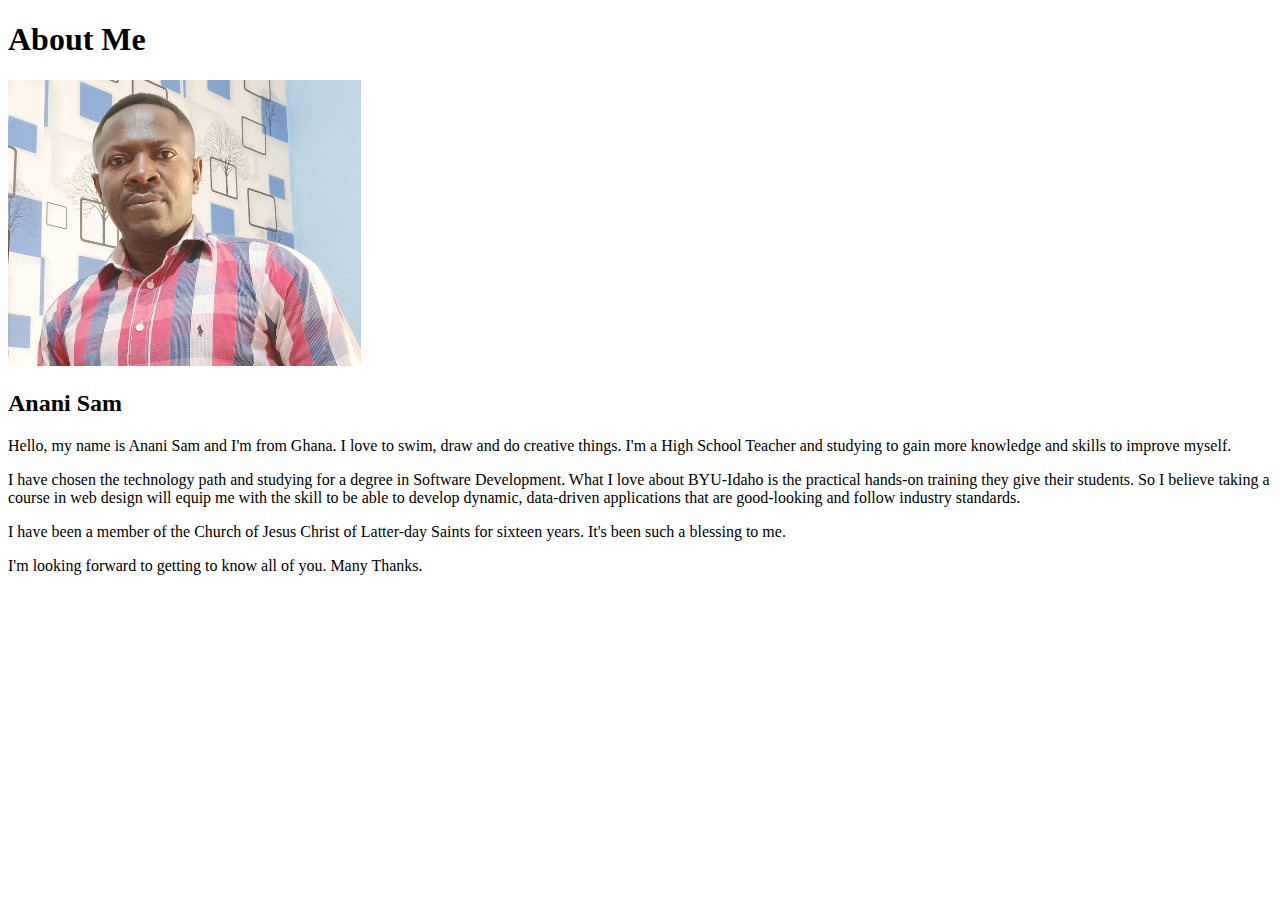
<file: aboutme/index.html>
<!DOCTYPE html>
<html lang="en">
<head>
    <meta charset="UTF-8">
    <meta http-equiv="X-UA-Compatible" content="IE=edge">
    <meta name="viewport" content="width=device-width, initial-scale=1.0">
    <title>All About Me</title>
</head>
<body>
    <h1>About Me</h1>
    <img alt="Image of me?" src="images/myphoto.jpg" >
    <h2>Anani Sam</h2>
    <p>Hello, my name is Anani Sam and I'm from Ghana. I love to swim, draw and do creative things. I'm a High School Teacher and studying to gain more knowledge and skills to improve myself. </p>
    <p>I have chosen the technology path and studying for a degree in Software Development. What I love about BYU-Idaho is the practical hands-on training they give their students. So I believe taking a course in web design will equip me with the skill to be able to develop dynamic, data-driven applications that are good-looking and follow industry standards.</p>
    <p>I have been a member of the Church of Jesus Christ of Latter-day Saints for sixteen years. It's been such a blessing to me.</p>
    <p>I'm looking forward to getting to know all of you. Many Thanks.</p>
</body>
</html>
</file>
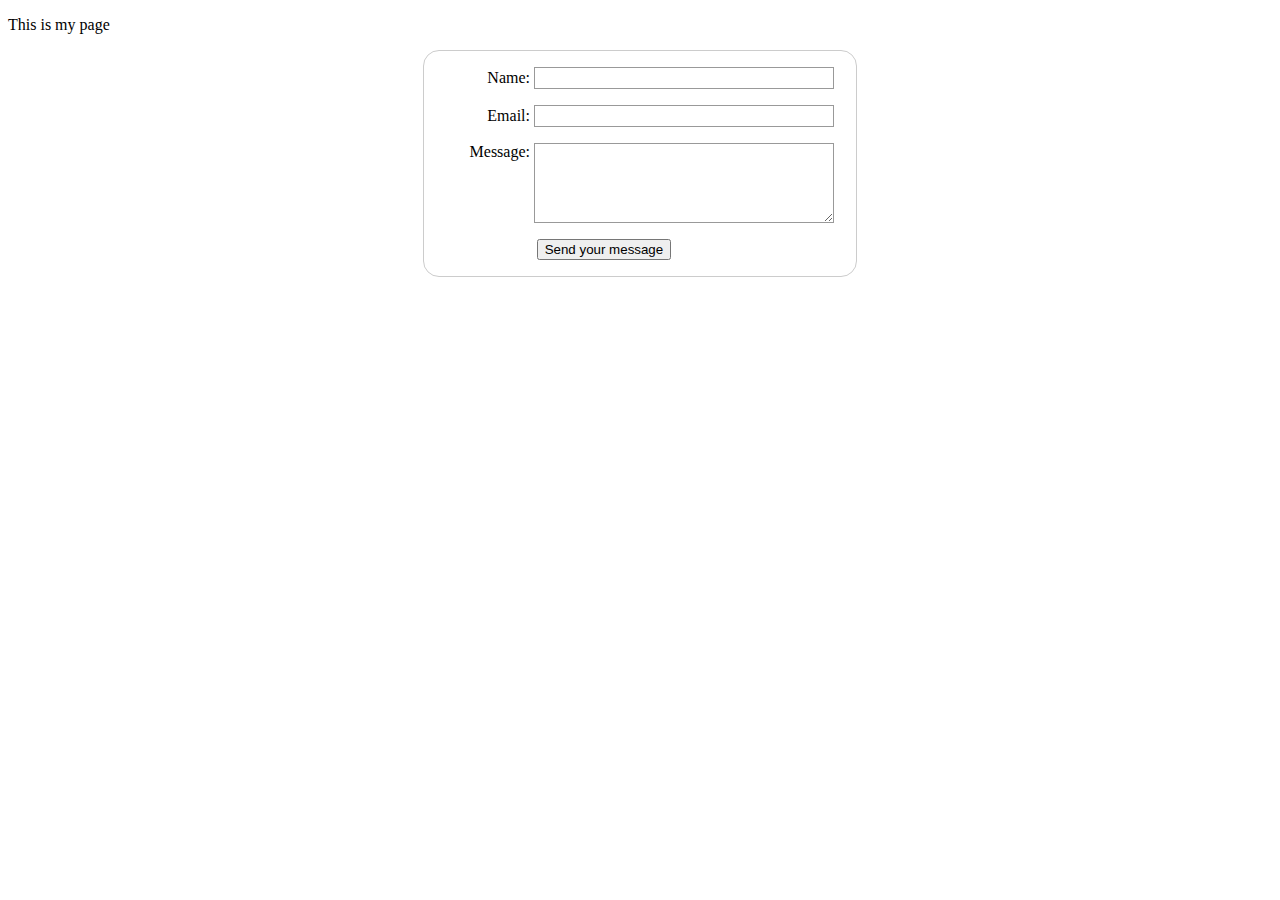
<file: form/index.html>
<!DOCTYPE html>
<html lang="en-US">
  <head>
    <meta charset="utf-8">
    <meta name="viewport" content="width=device-width">
    <title>My test page</title>
    <link rel="stylesheet" href="styles/form.css">
  </head>
  <body>
    <p>This is my page</p>
    <div id="feedback"></div>
	  <form action="/my-handling-form-page" method="post">
      <ul>
        <li>
          <label for="name">Name:</label>
          <input type="text" id="name" name="user_name" />
        </li>
        <li>
          <label for="mail">Email:</label>
          <input type="email" id="mail" name="user_email" />
        </li>
        <li>
          <label for="msg">Message:</label>
          <textarea id="msg" name="user_message"></textarea>
        </li>
        <li class="button">
          <button type="submit">Send your message</button>
        </li>
        
      </ul>
    </form>
    <script>
      // get the feedback div element so we can do something with it.
      const feedbackElement = document.getElementById('feedback');
      // get the form so we can read what was entered in it.
      const formElement = document.forms[0];
      // add a 'listener' to wait for a submission of our form. When that happens run the code below.
      formElement.addEventListener('submit', function(e) {
          // stop the form from doing the default action.
          e.preventDefault();
          // set the contents of our feedback element to a message letting the user know the form was submitted successfully. Notice that we pull the name that was entered in the form to personalize the message!
          feedbackElement.innerHTML = 'Hello '+ formElement.user_name.value +'! Thank you for your message. We will get back with you as soon as possible!';
          // make the feedback element visible.
          feedbackElement.style.display = "block";
          // add a class to move everything down so our message doesn't cover it.
          document.body.classList.toggle('moveDown');
      });
  </script>
  </body>
</html>
</file>
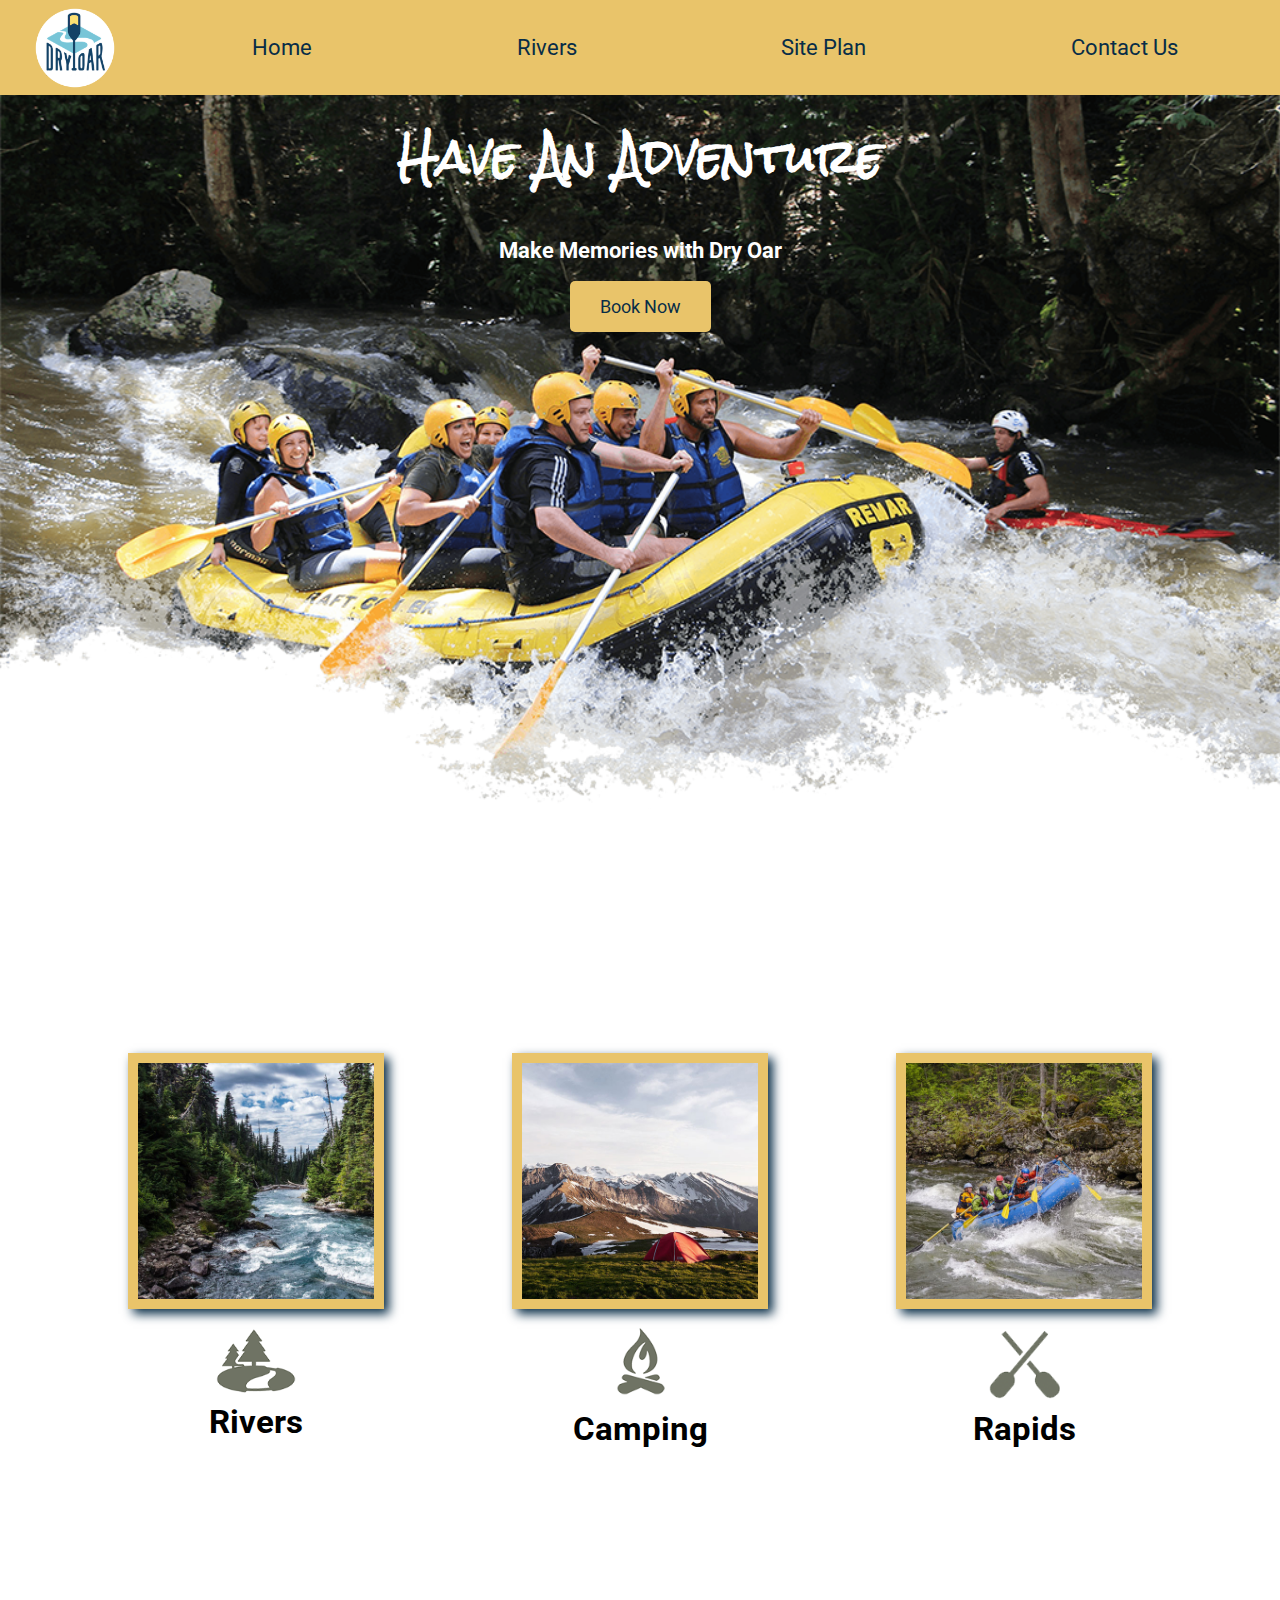
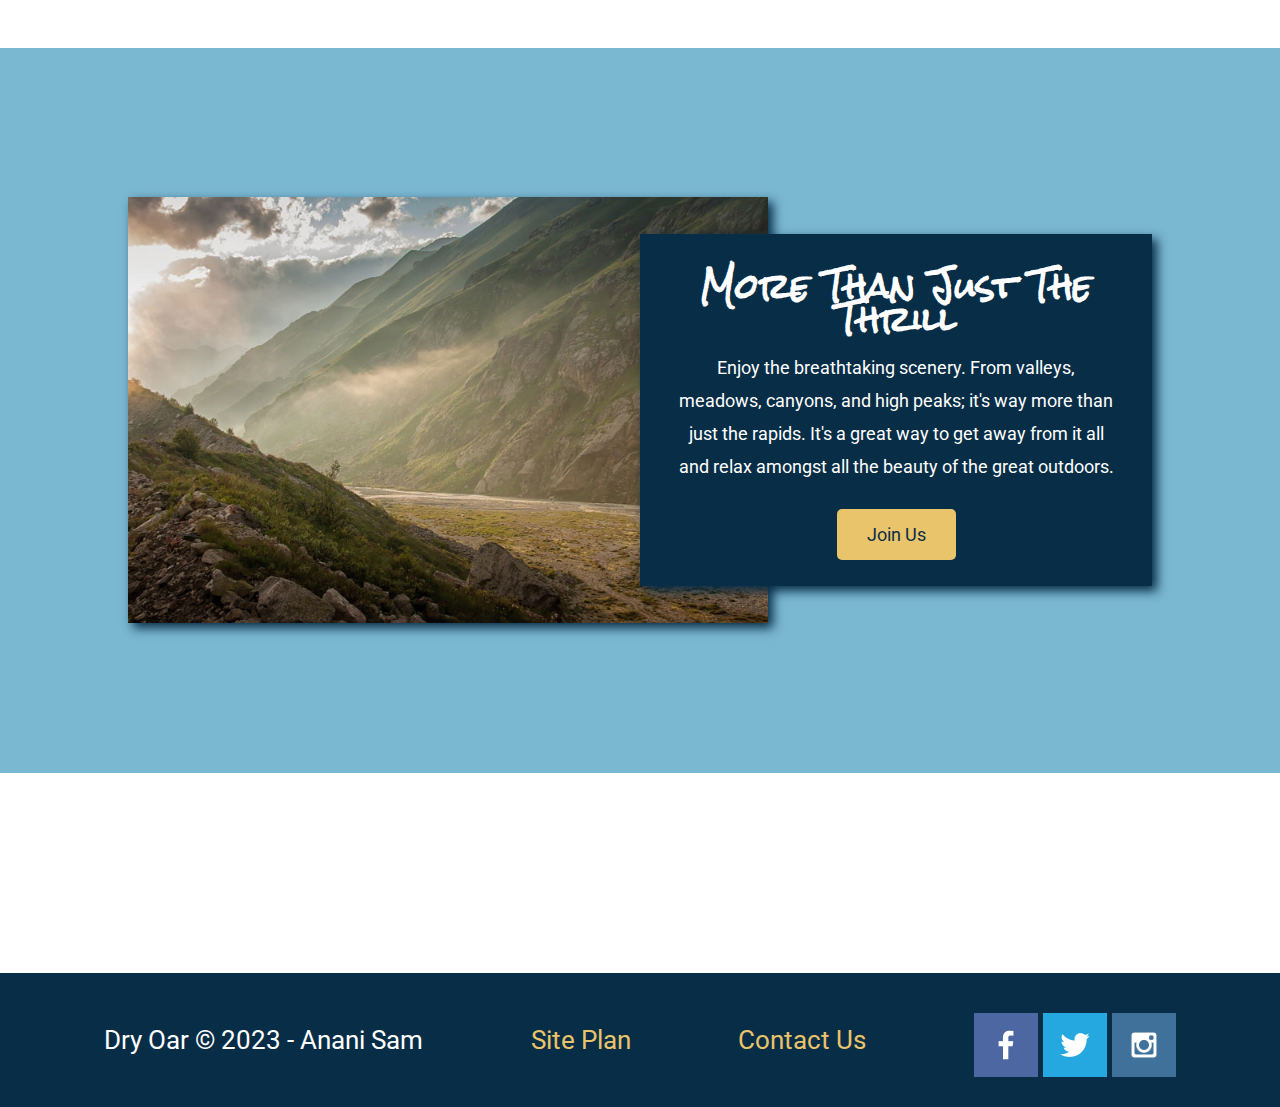
<file: wwr/index.html>
<!DOCTYPE html>
<html lang="en">
<head>
    <meta charset="UTF-8">
    <meta http-equiv="X-UA-Compatible" content="IE=edge">
    <meta name="viewport" content="width=device-width, initial-scale=1.0">
    <title>Whitewater Rafting Vacations | Dry Oar Boating | Home</title>
    <link rel="stylesheet" href="styles/style.css">
</head>
<body>
    <div id="content">
        <header>
            <a id="logo_link" href="index.html">
                <img class="logo" src="images/logo.png" alt="Dry Oar Logo">
            </a>
            
            <nav>
                <a href="index.html">Home</a>
                <a href="rivers.html">Rivers</a>
                <a href="site-plan-rafting.html">Site Plan</a>
                <a href="contactus.html">Contact Us</a>
            </nav>
        </header>
        
        <div id="hero">
            <div id="hero-box">
                <img id="hero-img" src="images/hero.png" alt="People enjoying rafting">
            </div>
            <section id = "hero-msg">
                <h1 class="home-title"> Have An Adventure </h1>
                <h4> Make Memories with Dry Oar </h4>
                <div class="button-box">
                    <a class="book" href="contactus.html"> Book Now </a>
                </div>
            </section>
            
        </div>

        <main class="home-grid">
            <section class="rivers-card">
                <img class="card-img" src="images/rivers.jpg" alt="river in forest">
                <img class="icon" src="images/river_icon.png" alt="river icon">
                <h2>Rivers</h2>
            </section>
            <section class="camping-card">
                <img class="card-img" src="images/camping.jpg" alt="tent in mountains">
                <img class="icon" src="images/fire_icon.png" alt="fire icon">
                <h2>Camping</h2>
            </section>
            <section class="rapids-card">
                <img class="card-img" src="images/rapids.jpg" alt="rafting boat">
                <img class="icon" src="images/oars.png" alt="oars icon">
                <h2>Rapids</h2>
            </section>
            
            <div id="background"></div> 

            <img class="mountains" src="images/mountains.jpg" alt="Misty mountains">
            <section class="msg">
            <h2>More Than Just The Thrill</h2>
            <p>Enjoy the breathtaking scenery. From valleys, meadows, canyons, and high peaks; it's way more than just the rapids. It's a great way to get away from it all and relax amongst all the beauty of the great outdoors. </p>
            <a class='join' href="rivers.html">Join Us</a>
            </section>

        </main>
        <footer>
            <p>Dry Oar &copy; 2023 - Anani Sam</p>
            <p><a href="site-plan-rafting.html">Site Plan</a></p>
            <p><a href="contactus.html">Contact Us</a></p>
            <div class="social">
                <a href="https://facebook.com" target="_blank">
                    <img src="images/facebook.png" alt="fb icon">
                </a>
                <a href="https://twitter.com" target="_blank">
                    <img src="images/twitter.png" alt="twitter icon">
                </a>
                <a href="https://instagram.com" target="_blank">
                    <img src="images/instagram.png" alt="instagram icon">
                </a>
            </div>
        </footer>
    </div>
</body>
</html>
</file>
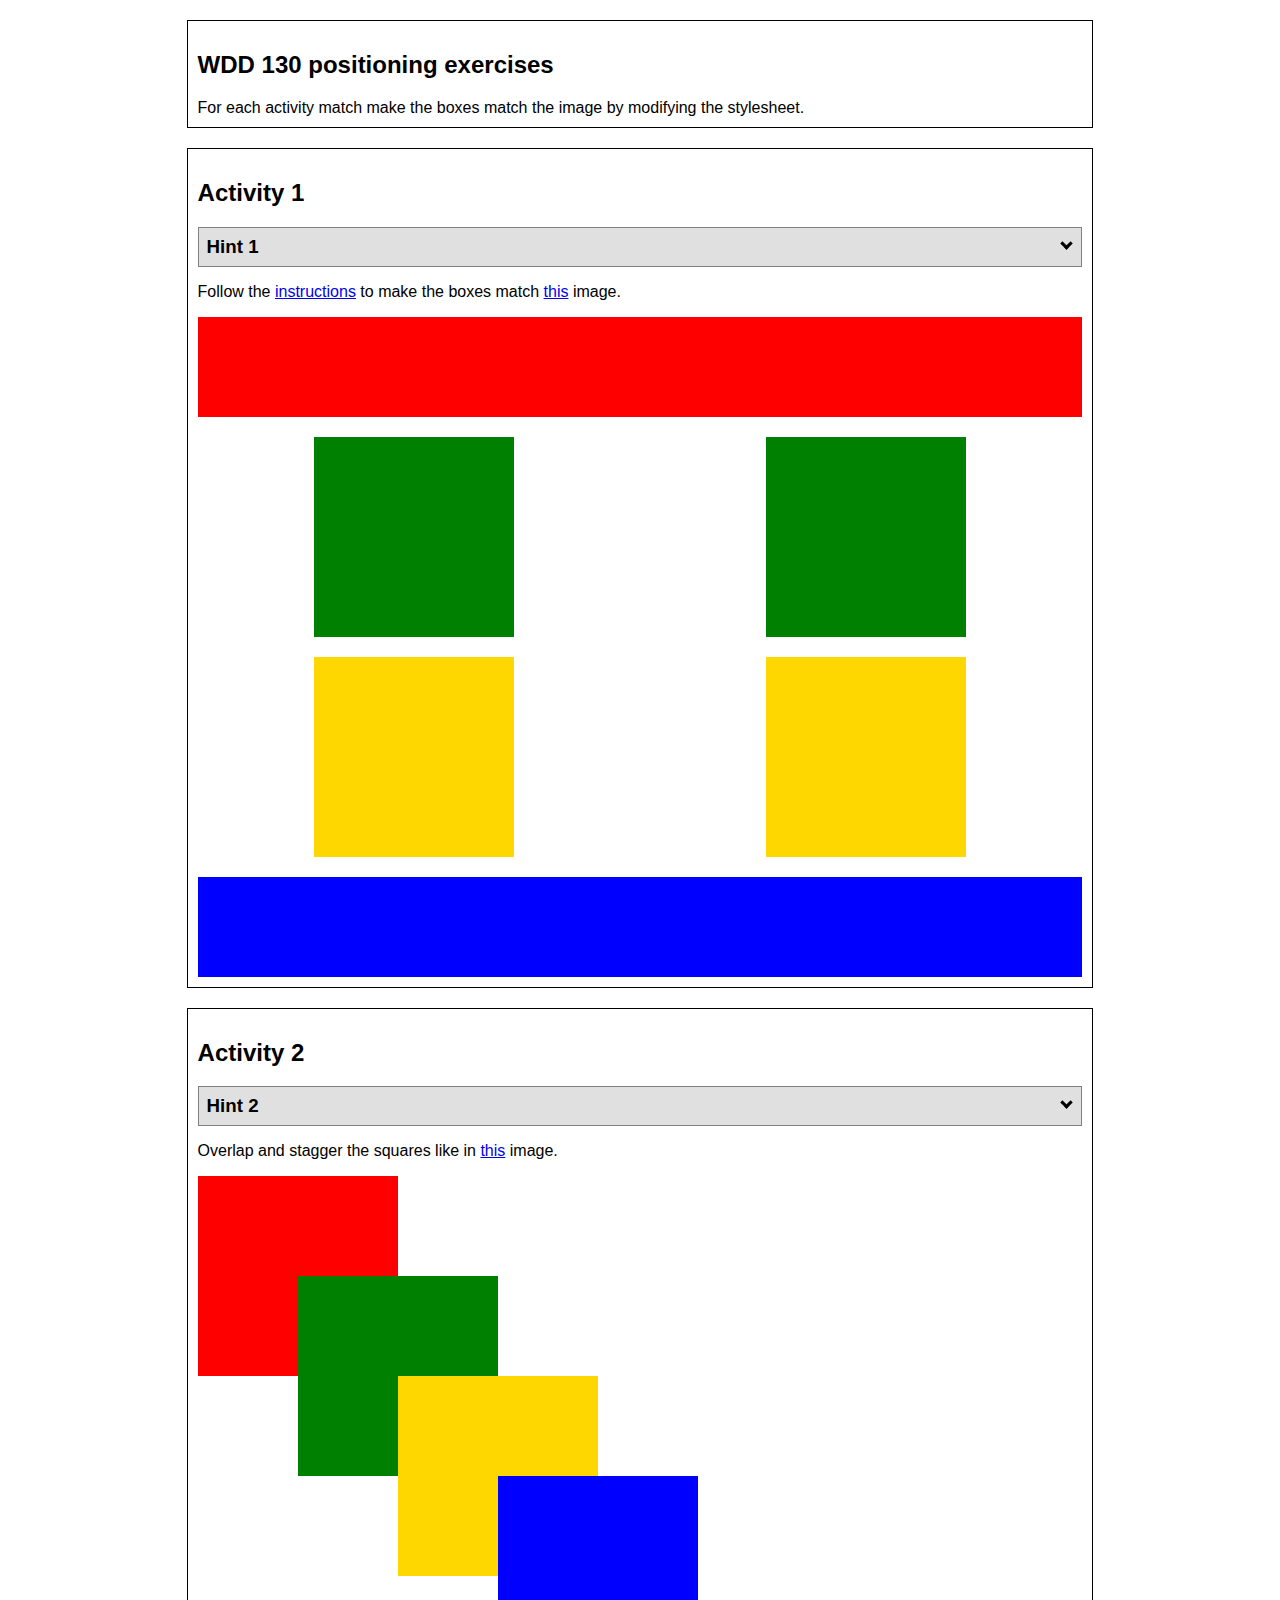
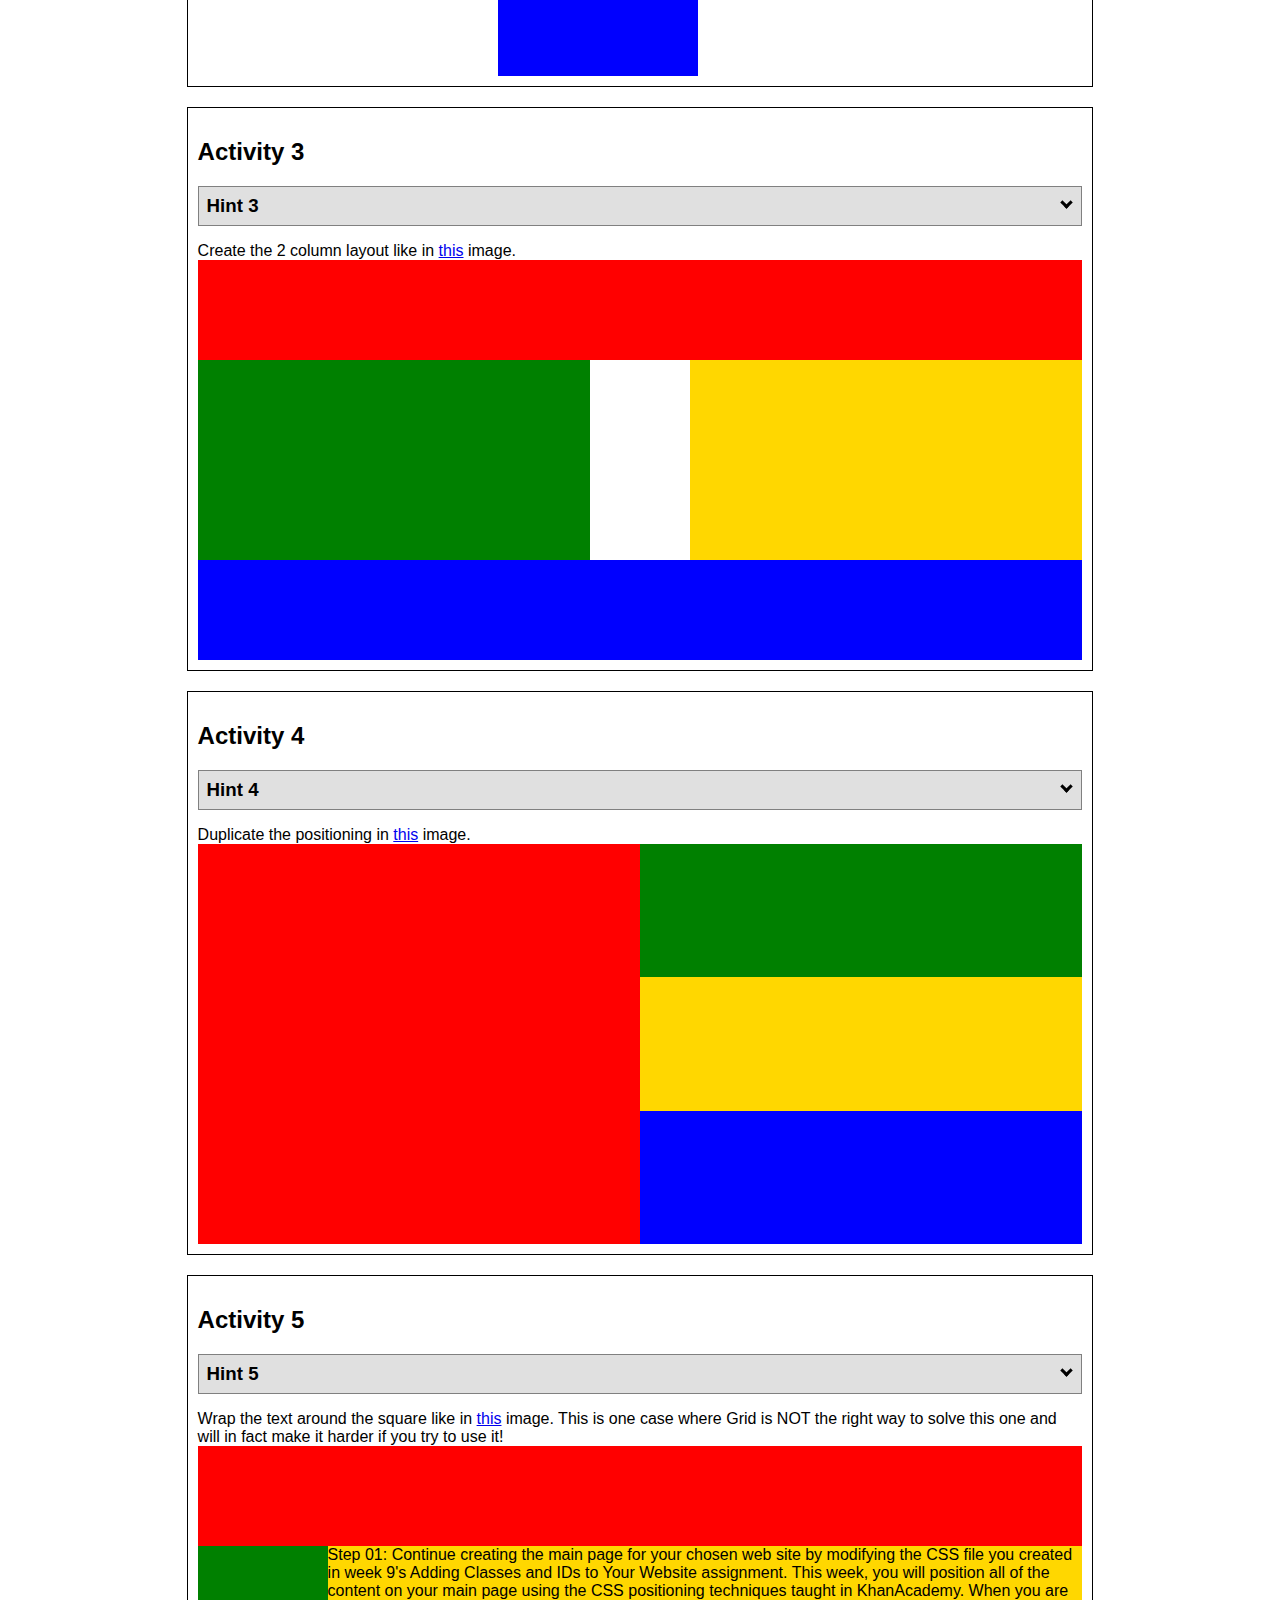
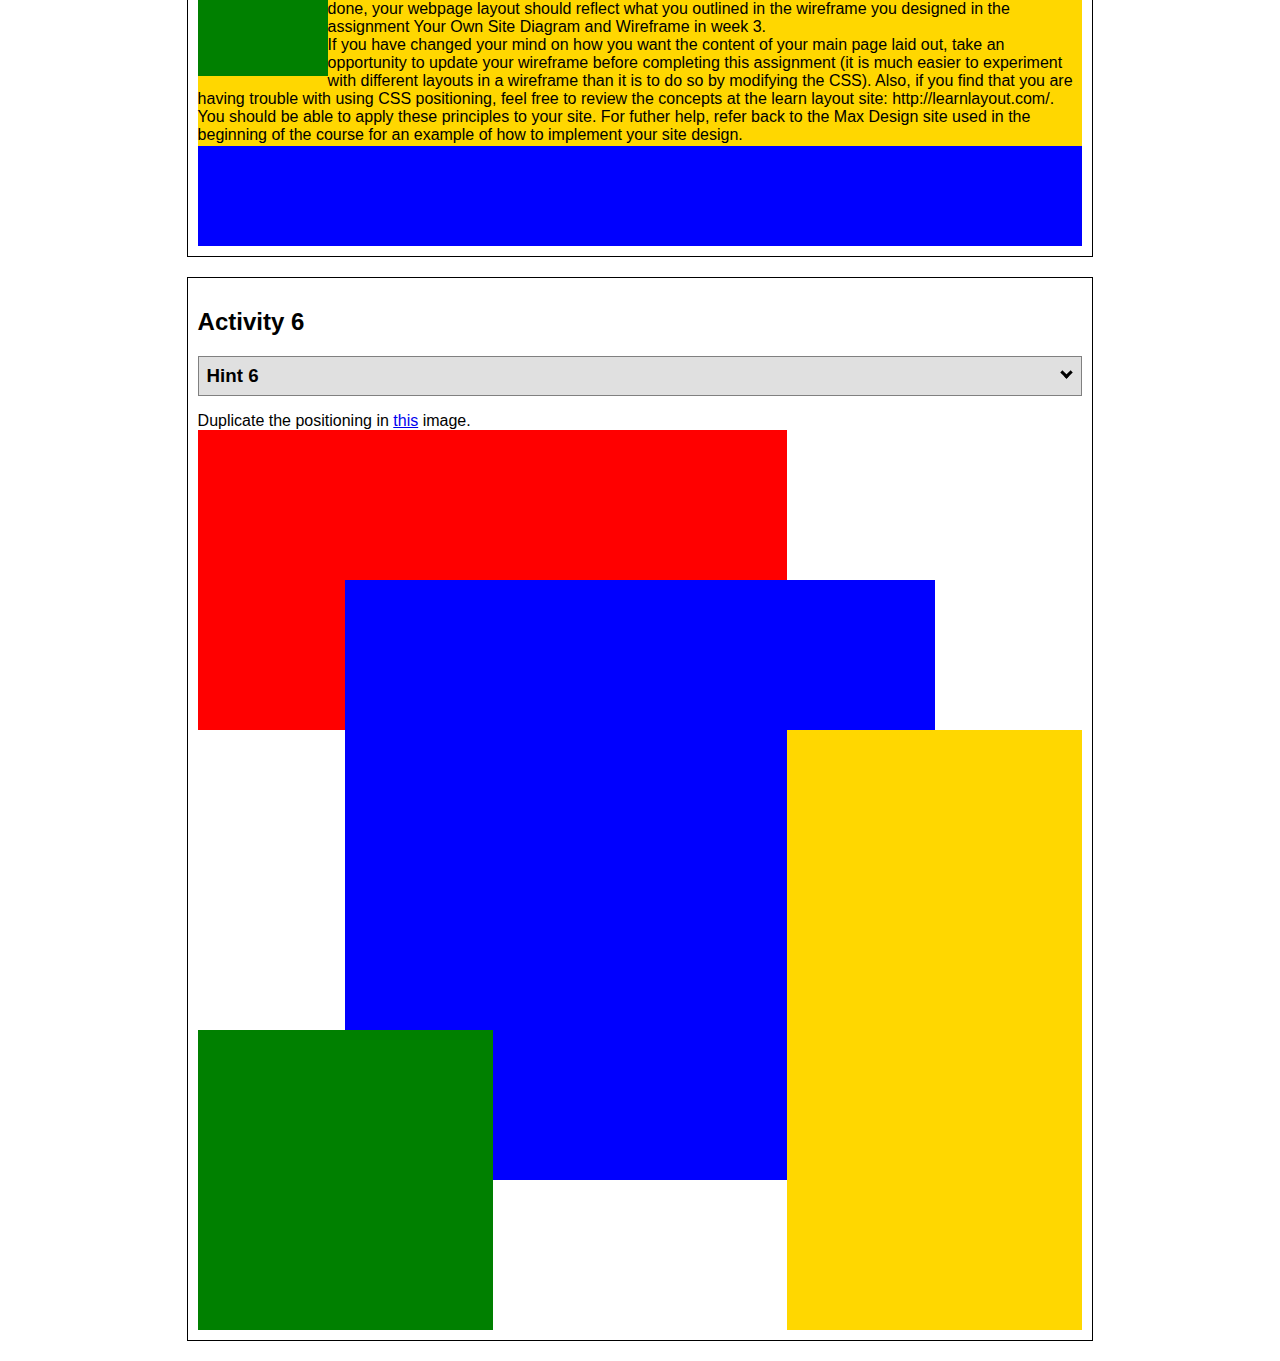
<file: positioning.html>
<!DOCTYPE html>
<html lang="en">
  <head>
    <!-- HTML - Name: positioning.html -->
    <title>Positioning Activity</title>
    <link rel="stylesheet" type="text/css" href="positionstyles.css" />
  </head>
  <body>
    <div class="activity">
      <h2>WDD 130 positioning exercises</h2>
      For each activity match make the boxes match the image by modifying the stylesheet.</div>
    <div class="activity">
      <h2>Activity 1</h2>
      <section class="hint"><input type="checkbox" ><i></i> <h3>Hint 1</h3><div><p>Check out the <a href="https://byui-wdd.github.io/wdd130/activities/w06-css-positioning.html" target="_blank">activity instructions</a> in Ilearn!</p></div></section>
      <p>Follow the <a href="https://byui-wdd.github.io/wdd130/activities/w06-css-positioning.html" target="_blank">instructions</a> to make the boxes match  <a href="https://byui-wdd.github.io/wdd130/images/example1.png" target="_blank">this</a> image.</p>
      <div class="content1" >
        <div class="red1" ></div>
        <div class="green1" ></div>
        <div class="green1" ></div>
        <div class="yellow1"></div>
        <div class="yellow1"></div>
        <div class="blue1"></div>
      </div>
    </div>
    <div class="activity">
      <h2>Activity 2</h2>
      <section class="hint"><input type="checkbox" > <h3>Hint 2</h3><i></i><div>
      <ul>
      <li>grid-template-columns: 50px 50px 50px 50px 50px </li></ul></div></section>
      <p>Overlap and stagger the squares like in <a href="https://byui-wdd.github.io/wdd130/images/example2.png" target="_blank">this</a> image.</p>
      <div class="content2" >
        <div class="red2" ></div>
        <div class="green2" ></div>
        <div class="yellow2"></div>
        <div class="blue2"></div>
      </div>
    </div>
    <div class="activity">
      <h2>Activity 3</h2>
      <section class="hint"><input type="checkbox" > <h3>Hint 3</h3><i></i><div><p>This one is going to be best solved with CSS Grid. Remember to make the boxes the right width first...then start moving them around. </p><h4>Properties used:</h4><ul><li>display:grid;</li><li>grid-template-columns:</li><li>grid-column-gap:</li>
        <li>grid-column:</li>  </ul></div></section>
      Create the 2 column layout like in <a href="https://byui-wdd.github.io/wdd130/images/example3.png" target="_blank">this</a>  image.
      <div class="content3" >
        <div class="red3" ></div>
        <div class="green3" ></div>
        <div class="yellow3"></div>
        <div class="blue3"></div>
      </div>
    </div>
    <div class="activity">
      <h2>Activity 4</h2>
      <section class="hint"><input type="checkbox" > <h3>Hint 4</h3><i></i><div><p>For the others we have been primarily concerned with width. For this one you will need to adjust height as well. </p><h4>Properties used:</h4><ul><li>display:grid;</li><li>grid-template-columns:</li><li>grid-row:</li></ul></div></section>
      Duplicate the positioning in <a href="https://byui-wdd.github.io/wdd130/images/example4.png" target="_blank">this</a> image. 
      <div class="content4" >
        <div class="red4" ></div>
        <div class="green4" ></div>
        <div class="yellow4"></div>
        <div class="blue4"></div>
      </div>
    </div>

    <div class="activity">
      <h2>Activity 5</h2>
      <section class="hint"><input type="checkbox" > <h3>Hint 5</h3><i></i><div><p>Grid is <strong>not</strong> the right way to do this.  In fact there is only one way to really do that...and that is with float. Remember that we float the thing we want the text to wrap around.  Also remember to start by making all the shapes the right size and shape.</p><h4>Properties used:</h4><ul><li>float: left;</li></ul></div></section>
      Wrap the text around the square like in <a href="https://byui-wdd.github.io/wdd130/images/example5.png" target="_blank">this</a> image. This is one case where Grid is NOT the right way to solve this one and will in fact make it harder if you try to use it!
      <div class="content5" >
        <div class="red5" ></div>
        <div class="green5" ></div>
        <div class="yellow5">Step 01: Continue creating the main page for your chosen web site by modifying the CSS file you created in week 9's Adding Classes and IDs to Your Website assignment. This week, you will position all of the content on your main page using the CSS positioning techniques taught in KhanAcademy. When you are done, your webpage layout should reflect what you outlined in the wireframe you designed in the assignment Your Own Site Diagram and Wireframe in week 3. <br />
          If you have changed your mind on how you want the content of your main page laid out, take an opportunity to update your wireframe before completing this assignment (it is much easier to experiment with different layouts in a wireframe than it is to do so by modifying the CSS). Also, if you find that you are having trouble with using CSS positioning, feel free to review the concepts at the learn layout site: http://learnlayout.com/. You should be able to apply these principles to your site. For futher help, refer back to the Max Design site used in the beginning of the course for an example of how to implement your site design.</div>
        <div class="blue5"></div>
      </div>
    </div>
    <div class="activity">
      <h2>Activity 6</h2>
      <section class="hint"><input type="checkbox" > <h3>Hint 6</h3><i></i><div><p>This one is all about visualizing the grid behind the layout. If you are having a hard time doing that first: all the sizes are even multiples of 100, and second here is another example with the lines drawn: <a href="https://byui-wdd.github.io/wdd130/images/example6-hint.png" target="_blank">example 6 with lines</a>. For this one you will find it easiest if you use px for the column width. You can also use <kbd>z-index</kbd> to control the element layering.    </p><h4>Properties used:</h4><ul><li>display:grid;</li><li>grid-template-columns:</li><li>grid-column:</li><li>grid-row:</li><li><a href="https://www.w3schools.com/cssref/pr_pos_z-index.asp" target="_blank">z-index:</a></li></ul></div></section>
      Duplicate the positioning in <a href="https://byui-wdd.github.io/wdd130/images/example6.png" target="_blank">this</a> image.
      <div class="content6" >
        <div class="red6" ></div>
        <div class="green6" ></div>
        <div class="yellow6"></div>
        <div class="blue6"></div>
      </div>
    </div>
  </body>
</html>
</file>
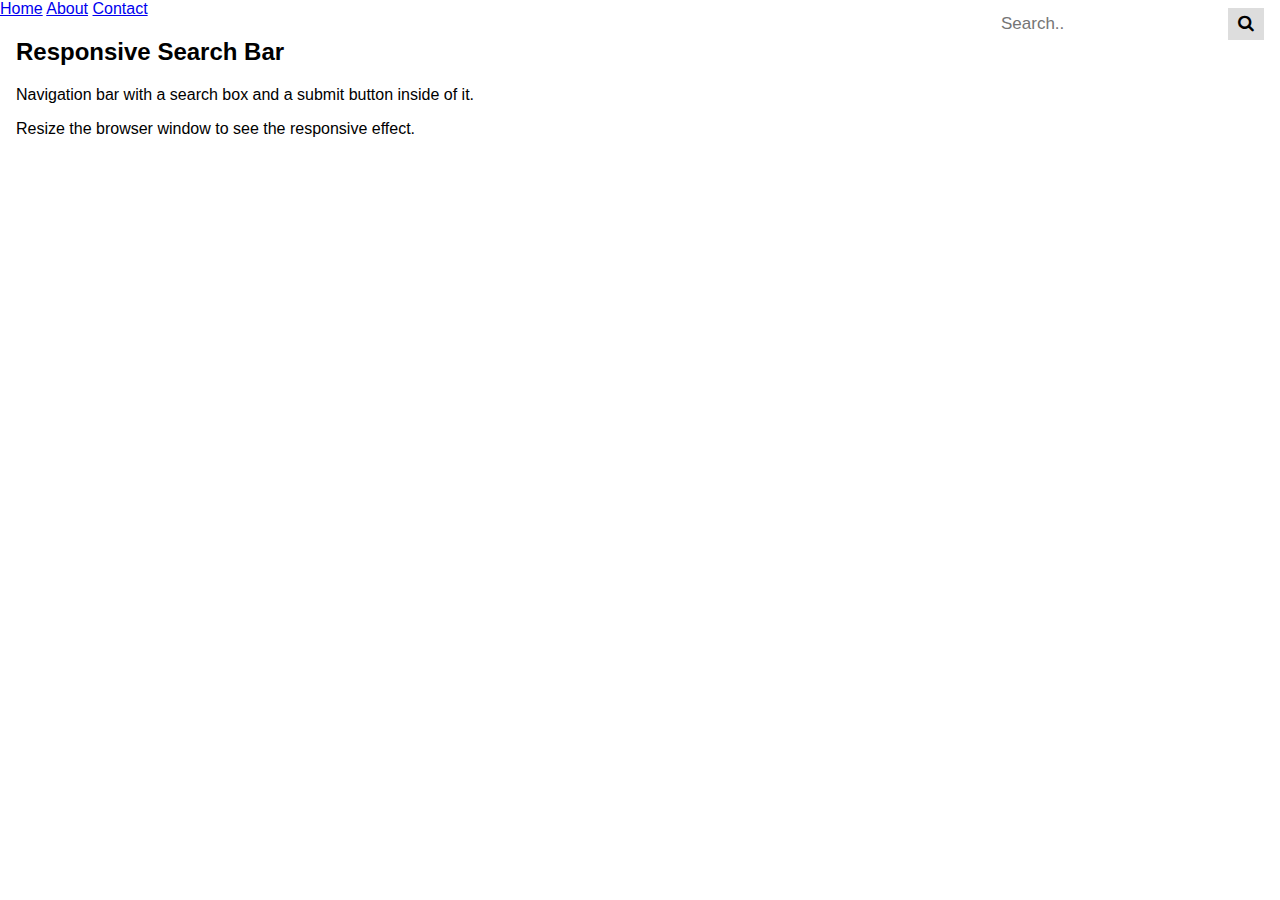
<file: sidebar.html>
<!DOCTYPE html>
<html>
<head>
<link rel="stylesheet" href="https://cdnjs.cloudflare.com/ajax/libs/font-awesome/4.7.0/css/font-awesome.min.css">
<style>
* {box-sizing: border-box;}

body {
  margin: 0;
  font-family: Arial, Helvetica, sans-serif;
}

.search-container {
  float: right;
}

input[type=text] {
  padding: 6px;
  margin-top: 8px;
  font-size: 17px;
  border: none;
}

.search-container button {
  float: right;
  padding: 6px 10px;
  margin-top: 8px;
  margin-right: 16px;
  background: #ddd;
  font-size: 17px;
  border: none;
}

.search-container button:hover {
  background: #ccc;
}


</style>
</head>
<body>

<div class="topnav">
  <a class="active" href="#home">Home</a>
  <a href="#about">About</a>
  <a href="#contact">Contact</a>
  <div class="search-container">
    <form action="/action_page.php">
      <input type="text" placeholder="Search.." name="search">
      <button type="submit"><i class="fa fa-search"></i></button>
    </form>
  </div>
</div>

<div style="padding-left:16px">
  <h2>Responsive Search Bar</h2>
  <p>Navigation bar with a search box and a submit button inside of it.</p>
  <p>Resize the browser window to see the responsive effect.</p>
</div>

</body>
</html>
</file>
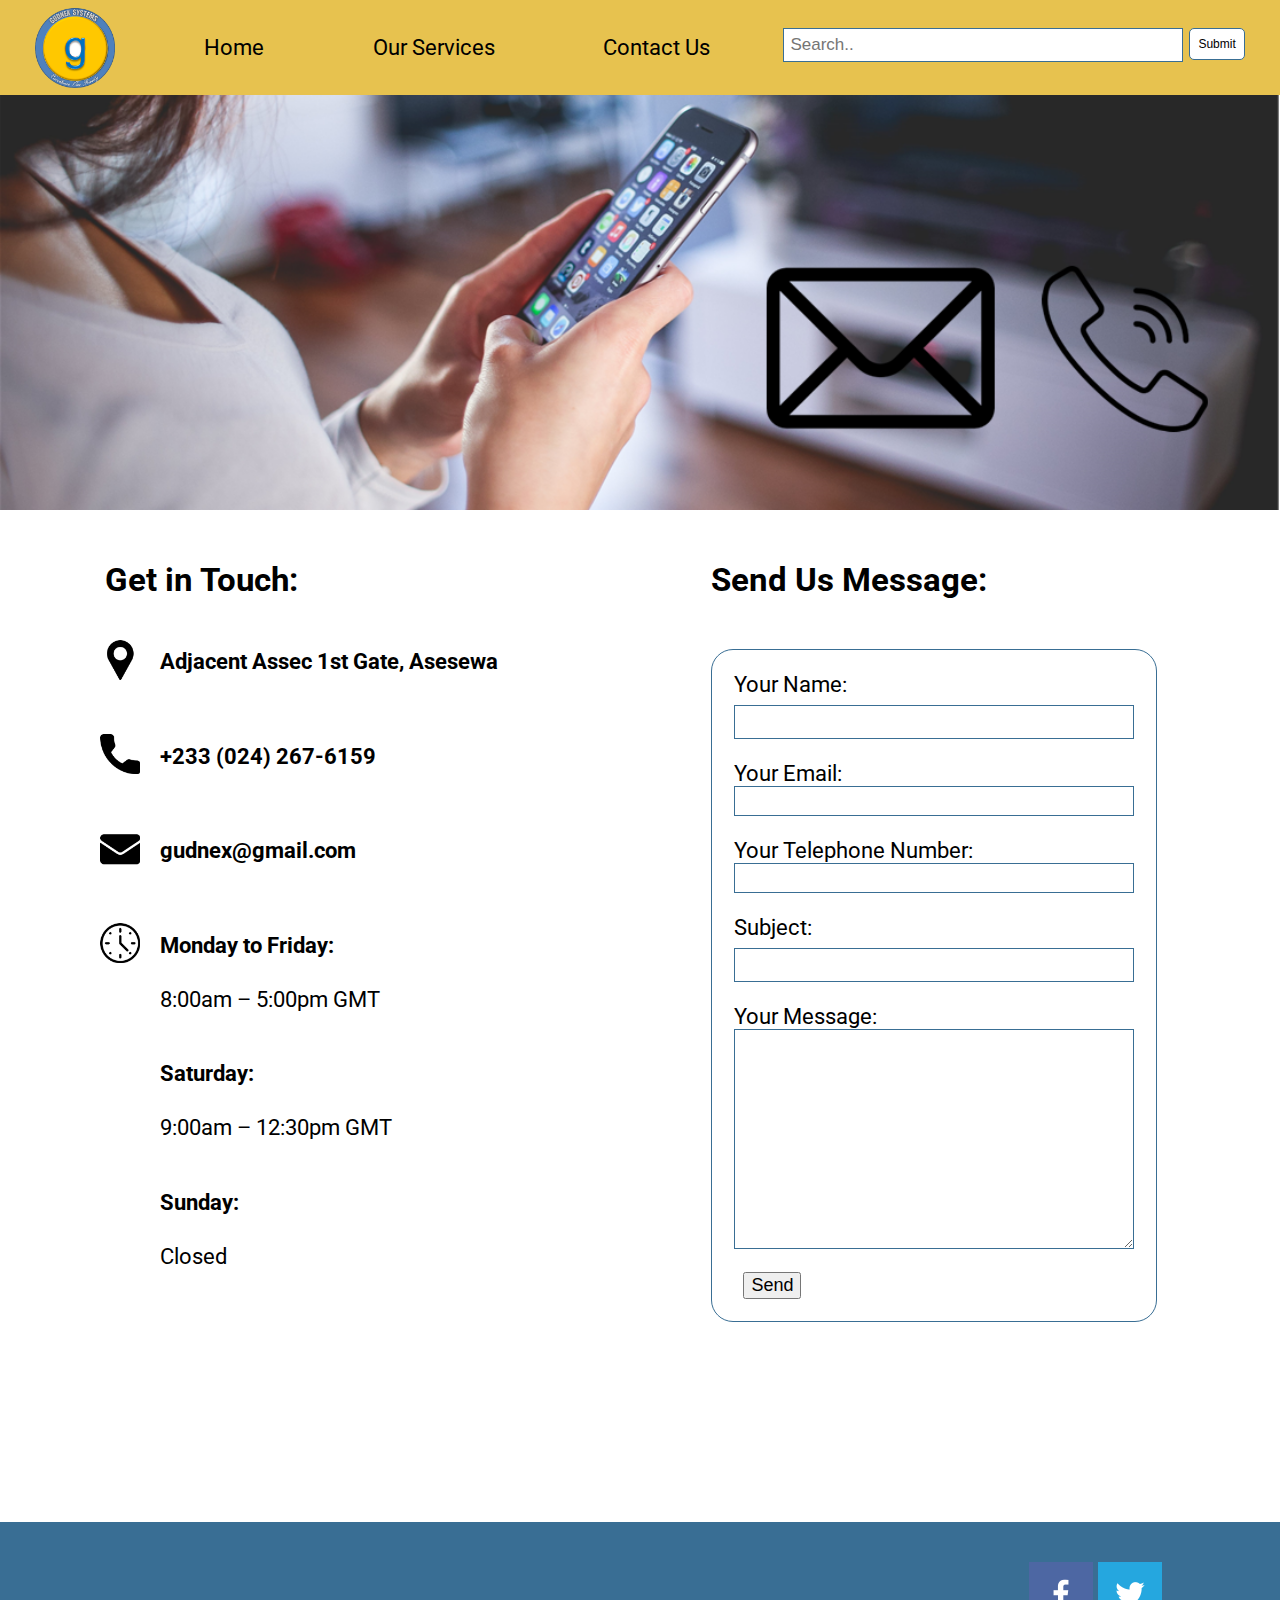
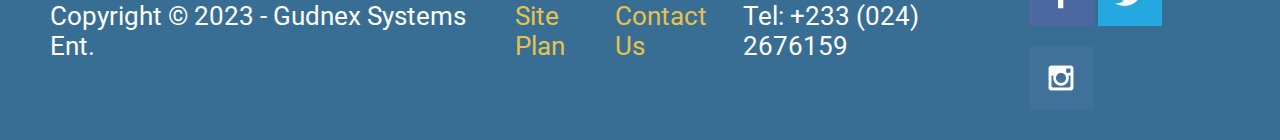
<file: gudnex/contactus.html>
<!DOCTYPE html>
<html lang="en">
<head>
    <meta charset="UTF-8">
    <meta http-equiv="X-UA-Compatible" content="IE=edge">
    <meta name="viewport" content="width=device-width, initial-scale=1.0">
    <title>Gudnex Systems | Contact Us</title>
    <link rel="stylesheet" href="styles/style.css">
</head>
<body>
    <div id="content">
        <header>
            <a id="logo_link" href="index.html">
                <img class="logo" src="images/logo.png" alt="Gudnex Systems Logo">
            </a>
            
            <nav>
                <a href="index.html">Home</a>
                <a href="ourservices.html">Our Services</a>
                <a href="contactus.html">Contact Us</a>
                <div class="search-container">
                    <form action="/action_page.php">
                      <input type="text" placeholder="Search.." name="search">
                      <button type="submit">Submit</button>
                    </form>
                </div>
            </nav>
        </header>
        
        <main id="contactus-grid">
            <img class="contactus-img" src="images/contact-us.png" alt="Contact Us page banner">
           
            <div class="get-in-touch-container">
                <h2>Get in Touch:</h2>
            </div>
            <a href="https://maps.app.goo.gl/6o7AQFKJsgbM1Aho9">
                <img class="get-in-touch-img" src="images/location-pin.png" alt="location pin">
            </a>
            <div class="get-in-touch-info"><h4>Adjacent Assec 1st Gate, Asesewa</h4></div>
                
            <img class="get-in-touch-img" src="images/call.png" alt="call icon">
            <div class="get-in-touch-info"><h4> +233 (024) 267-6159</h4></div>
                
            <img class="get-in-touch-img" src="images/email.png" alt="email icon">
            <div class="get-in-touch-info"><h4>gudnex@gmail.com</h4></div>
                
            <img class="get-in-touch-img" src="images/clock.png" alt="clock icon">
            <div class="get-in-touch-info">
                <h4>Monday to Friday:</h4>
                <p>8:00am – 5:00pm GMT </p>
                <h4>Saturday:</h4>
                <p> 9:00am – 12:30pm GMT</p>
                <h4>Sunday:</h4>
                <p>Closed</p>
            </div>
            <div class="form-container">
                <h2 class="form-heading">Send Us Message:</h2>
                <form id="contactForm" onsubmit="return false;" action="/my-handling-form-page" method="post">
                    <ul>
                        <li>
                            <label for="name">Your Name:</label>
                            <input type="text" id="name" name="user_name" />
                        </li>
                        <li>
                            <label for="mail">Your Email:</label>
                            <input type="email" id="mail" name="user_email" />
                        </li>
                        <li>
                            <label for="phonenumber">Your Telephone Number:</label>
                            <input type="tel" id="phonenumber" name="phone_number" />
                        </li>
                        <li>
                            <label for="subject">Subject:</label>
                            <input type="text" id="subject" name="user_subject" />
                        </li>
                        <li>
                            <label for="msg">Your Message:</label>
                            <textarea id="msg" name="user_message"></textarea>
                        </li>
                        <li class="button">
                            <button id="myButton" onclick="displayMessage()" type="submit">Send</button>
                        </li>
                    </ul>
                </form>
            </div>
            
            <script>         
                function displayMessage() {
                    alert("Thank you for your message. We will get back to you soon!");
                    document.getElementById("contactForm").reset();
                    }  
            </script>  
                       
        </main>
        <footer>
            <p>Copyright &copy; 2023 - Gudnex Systems Ent.</p>
            <p><a href="site-plan.html">Site Plan</a></p>
            <p><a href="contactus.html">Contact Us</a></p>
            <p>Tel: +233 (024) 2676159</p>
            <div class="social">
                <a href="https://facebook.com" target="_blank">
                    <img src="images/facebook.png" alt="fb icon">
                </a>
                <a href="https://twitter.com" target="_blank">
                    <img src="images/twitter.png" alt="twitter icon">
                </a>
                <a href="https://instagram.com" target="_blank">
                    <img src="images/instagram.png" alt="instagram icon">
                </a>
            </div>
        </footer>
    </div>
</body>
</html>
</file>
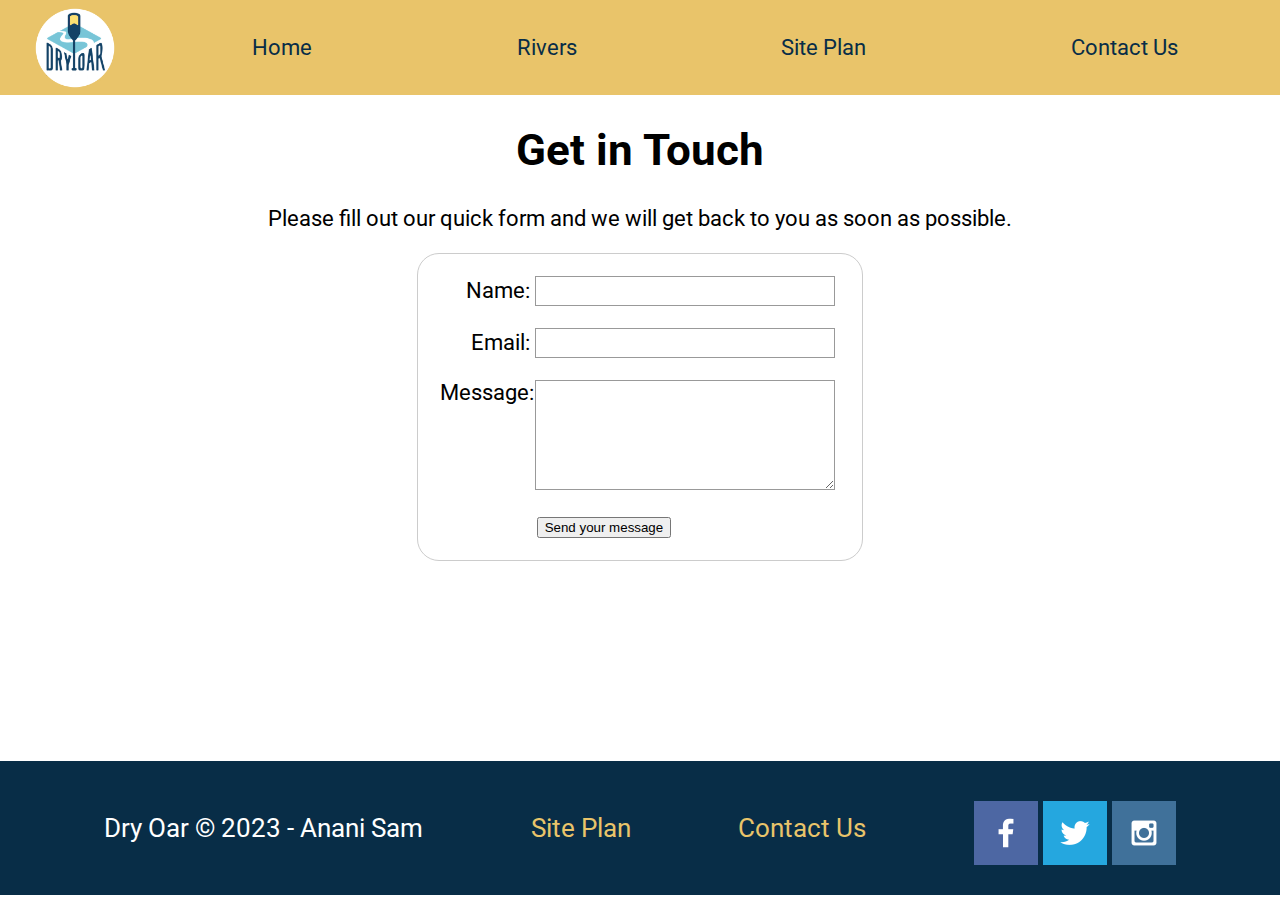
<file: wwr/contactus.html>
<!DOCTYPE html>
<html lang="en">
<head>
    <meta charset="UTF-8">
    <meta http-equiv="X-UA-Compatible" content="IE=edge">
    <meta name="viewport" content="width=device-width, initial-scale=1.0">
    <title>Whitewater Rafting Vacations | Dry Oar Boating | Contact Us</title>
    <link rel="stylesheet" href="styles/style.css">
</head>
<body>
    <div id="content">
        <header>
            <a id="logo_link" href="index.html">
                <img class="logo" src="images/logo.png" alt="Dry Oar Logo">
            </a>
            
            <nav>
                <a href="index.html">Home</a>
                <a href="rivers.html">Rivers</a>
                <a href="site-plan-rafting.html">Site Plan</a>
                <a href="contactus.html">Contact Us</a>
            </nav>
        </header>
        <section id = "contactus-msg">
            <h1 class="contactus-title"> Get in Touch </h1>
            <p> Please fill out our quick form and we will get back to you as soon as possible. </p>
        </section>
        <main>
            <div id="feedback"></div>
	        <form action="/my-handling-form-page" method="post">
                <ul>
                    <li>
                        <label for="name">Name:</label>
                        <input type="text" id="name" name="user_name" />
                    </li>
                    <li>
                        <label for="mail">Email:</label>
                        <input type="email" id="mail" name="user_email" />
                    </li>
                    <li>
                        <label for="msg">Message:</label>
                        <textarea id="msg" name="user_message"></textarea>
                    </li>
                    <li class="button">
                        <button type="submit">Send your message</button>
                    </li>
                    
                </ul>
            </form>
            <script>
                // get the feedback div element so we can do something with it.
                const feedbackElement = document.getElementById('feedback');
                // get the form so we can read what was entered in it.
                const formElement = document.forms[0];
                // add a 'listener' to wait for a submission of our form. When that happens run the code below.
                formElement.addEventListener('submit', function(e) {
                    // stop the form from doing the default action.
                    e.preventDefault();
                    // set the contents of our feedback element to a message letting the user know the form was submitted successfully. Notice that we pull the name that was entered in the form to personalize the message!
                    feedbackElement.innerHTML = 'Hello '+ formElement.user_name.value +'! Thank you for your message. We will get back with you as soon as possible!';
                    // make the feedback element visible.
                    feedbackElement.style.display = "block";
                    // add a class to move everything down so our message doesn't cover it.
                    document.body.classList.toggle('moveDown');
                    });
            </script>

        </main>
        <footer>
            <p>Dry Oar &copy; 2023 - Anani Sam</p>
            <p><a href="site-plan-rafting.html">Site Plan</a></p>
            <p><a href="contactus.html">Contact Us</a></p>
            <div class="social">
                <a href="https://facebook.com" target="_blank">
                    <img src="images/facebook.png" alt="fb icon">
                </a>
                <a href="https://twitter.com" target="_blank">
                    <img src="images/twitter.png" alt="twitter icon">
                </a>
                <a href="https://instagram.com" target="_blank">
                    <img src="images/instagram.png" alt="instagram icon">
                </a>
            </div>
        </footer>
    </div>
</body>
</html>
</file>
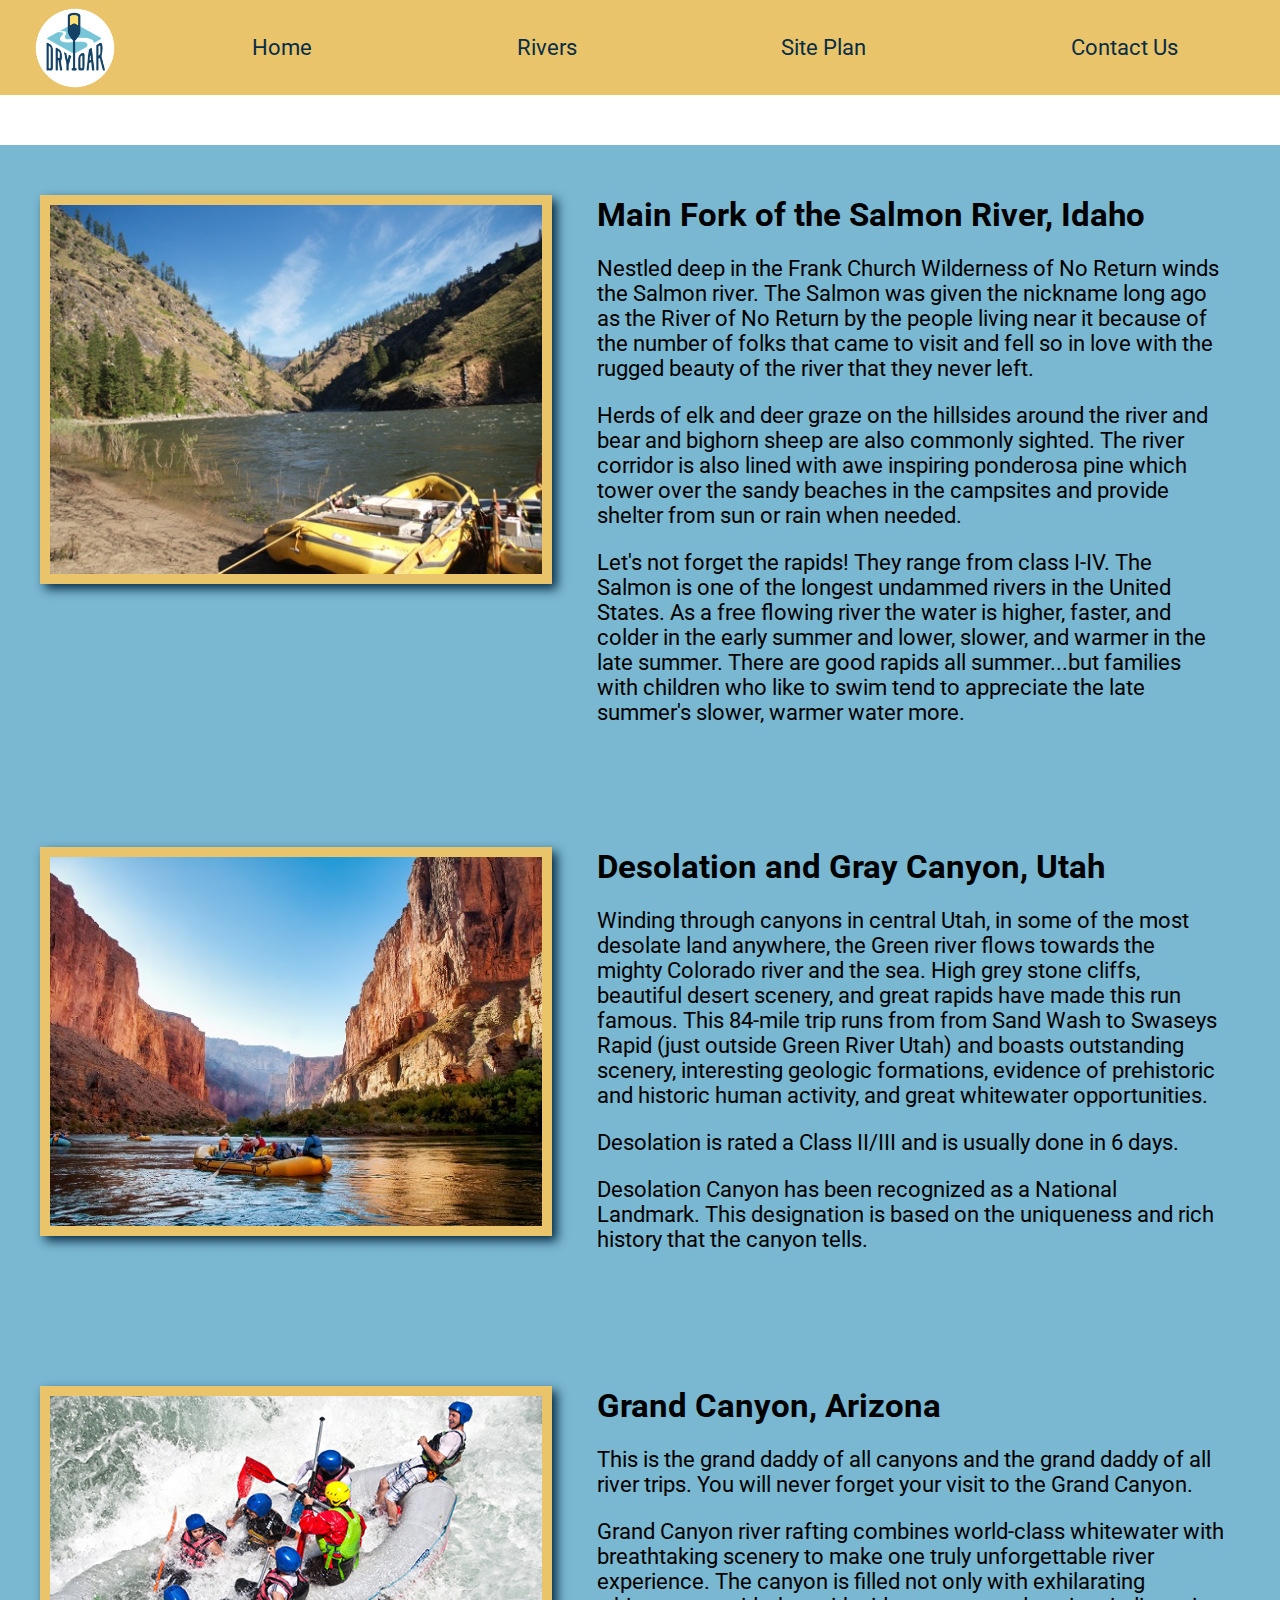
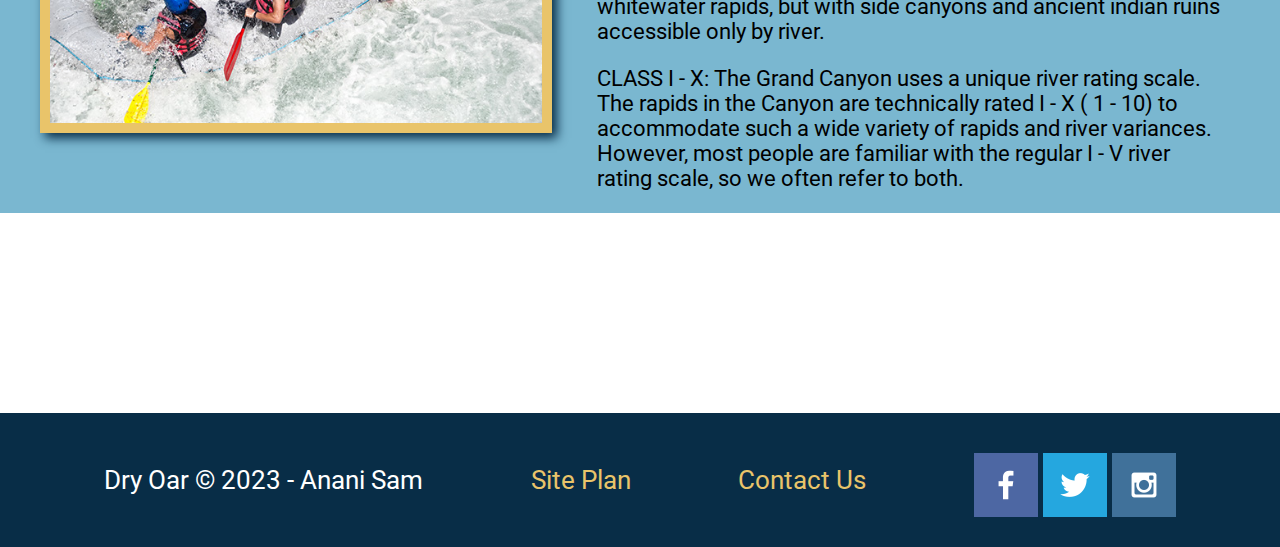
<file: wwr/rivers.html>
<!DOCTYPE html>
<html lang="en">
<head>
    <meta charset="UTF-8">
    <meta http-equiv="X-UA-Compatible" content="IE=edge">
    <meta name="viewport" content="width=device-width, initial-scale=1.0">
    <title>Whitewater Rafting Vacations | Dry Oar Boating | Rivers</title>
    <link rel="stylesheet" href="styles/style.css">
</head>
<body>
    <div id="content">
        <header>
            <a id="logo_link" href="index.html">
                <img class="logo" src="images/logo.png" alt="Dry Oar Logo">
            </a>
            
            <nav>
                <a href="index.html">Home</a>
                <a href="rivers.html">Rivers</a>
                <a href="site-plan-rafting.html">Site Plan</a>
                <a href="contactus.html">Contact Us</a>
            </nav>
        </header>

        <main id="rivers-grid">
            <img class="rivers-img" src="images/salmon-river.jpg" alt="salmon river idaho">
            <div class="rivers-text-box">
                <h2>Main Fork of the Salmon River, Idaho</h2>
                <p>
                    Nestled deep in the Frank Church Wilderness of No Return winds the Salmon river. The Salmon was given the nickname long ago as the River of No Return by the people living near it because of the number of folks that came to visit and fell so in love with the rugged beauty of the river that they never left.
                </p>
                <p>
                    Herds of elk and deer graze on the hillsides around the river and bear and bighorn sheep are also commonly sighted. The river corridor is also lined with awe inspiring ponderosa pine which tower over the sandy beaches in the campsites and provide shelter from sun or rain when needed.
                </p>
                <p>
                    Let's not forget the rapids! They range from class I-IV. The Salmon is one of the longest undammed rivers in the United States. As a free flowing river the water is higher, faster, and colder in the early summer and lower, slower, and warmer in the late summer. There are good rapids all summer...but families with children who like to swim tend to appreciate the late summer's slower, warmer water more.
                </p>
            </div>
            <img class="rivers-img" src="images/gray-canyon.jpg" alt="gray canyon river utah">
            <div class="rivers-text-box">
                <h2>Desolation and Gray Canyon, Utah</h2>
                <p>
                    Winding through canyons in central Utah, in some of the most desolate land anywhere, the Green river flows towards the mighty Colorado river and the sea. High grey stone cliffs, beautiful desert scenery, and great rapids have made this run famous. This 84-mile trip runs from from Sand Wash to Swaseys Rapid (just outside Green River Utah) and boasts outstanding scenery, interesting geologic formations, evidence of prehistoric and historic human activity, and great whitewater opportunities.
                </p>
                <p>
                    Desolation is rated a Class II/III and is usually done in 6 days.
                </p>
                <p>
                    Desolation Canyon has been recognized as a National Landmark.  This designation is based on the uniqueness and rich history that the canyon tells.
                </p>
            </div>
            <img class="rivers-img" src="images/grand-canyon.jpg" alt="grand canyon river arizona">
            <div class="rivers-text-box">
                <h2>Grand Canyon, Arizona</h2>
                <p>
                    This is the grand daddy of all canyons and the grand daddy of all river trips. You will never forget your visit to the Grand Canyon.
                </p>
                <p>
                    Grand Canyon river rafting combines world-class whitewater with breathtaking scenery to make one truly unforgettable river experience. The canyon is filled not only with exhilarating whitewater rapids, but with side canyons and ancient indian ruins accessible only by river.
                </p>
                <p>
                    CLASS I - X: The Grand Canyon uses a unique river rating scale. The rapids in the Canyon are technically rated I - X ( 1 - 10) to accommodate such a wide variety of rapids and river variances. However, most people are familiar with the regular I - V river rating scale, so we often refer to both.
                </p>
            </div>

        </main>
        <footer>
            <p>Dry Oar &copy; 2023 - Anani Sam</p>
            <p><a href="site-plan-rafting.html">Site Plan</a></p>
            <p><a href="contactus.html">Contact Us</a></p>
            <div class="social">
                <a href="https://facebook.com" target="_blank">
                    <img src="images/facebook.png" alt="fb icon">
                </a>
                <a href="https://twitter.com" target="_blank">
                    <img src="images/twitter.png" alt="twitter icon">
                </a>
                <a href="https://instagram.com" target="_blank">
                    <img src="images/instagram.png" alt="instagram icon">
                </a>
            </div>
        </footer>
    </div>
</body>
</html>
</file>
<file: form/styles/form.css>
/* CSS - Name: "form.css" */
form {
    /* Center the form on the page */
    margin: 0 auto;
    width: 400px;
    /* Form outline */
    padding: 1em;
    border: 1px solid #ccc;
    border-radius: 1em;
  }
  
  ul {
    list-style: none;
    padding: 0;
    margin: 0;
  }
  
  form li + li {
    margin-top: 1em;
  }
  
  label {
    /* Uniform size & alignment */
    display: inline-block;
    width: 90px;
    text-align: right;
  }
  
  input,
  textarea {
    /* To make sure that all text fields have the same font settings
       By default, textareas have a monospace font */
    font: 1em sans-serif;
  
    /* Uniform text field size */
    width: 300px;
    box-sizing: border-box;
  
    /* Match form field borders */
    border: 1px solid #999;
  }
  
  input:focus,
  textarea:focus {
    /* Additional highlight for focused elements */
    border-color: #000;
  }
  
  textarea {
    /* Align multiline text fields with their labels */
    vertical-align: top;
  
    /* Provide space to type some text */
    height: 5em;
  }
  
  .button {
    /* Align buttons with the text fields */
    padding-left: 90px; /* same size as the label elements */
  }
  
  button {
    /* This extra margin represent roughly the same space as the space
       between the labels and their text fields */
    margin-left: 0.5em;
  }
  
  #feedback {
    background-color: antiquewhite;
    position: absolute;
    top: 0;
    left: 0;
    right: 0;
    padding: .5em;
    /* make this element invisible until we are ready for it */
    display: none;      
}
.moveDown {
    margin-top: 3em;
}
</file>
<file: wwr/styles/style.css>
@import url('https://fonts.googleapis.com/css2?family=Roboto&family=Rock+Salt&display=swap');

#content {
    max-width: 1600px;
    margin: 0 auto;
    }

nav a {
    text-align: center;
    color: #082d47;
    text-decoration: none;
    padding: 35px;
    }

#hero-msg h1, #hero-msg h4 {
    text-align: center;
    color: #ffffff;

    }

.button-box {
    text-align: center;
    }

main section {
    text-align: center;
    }

#background {
    height: 725px;
    background-color: #7ab7d0;
    grid-column: 1/11;
    grid-row: 4/9;
    }

body {
    background-color: #ffffff;
    font-family: Roboto, Helvetica, sans-serif;
    font-size: 22px;
    margin: 0;
    padding: 0;
    }

header {
    background-color: #e9c46a;
    display: grid;
    grid-template-columns: 150px auto;
    }

nav a:hover {
    background-color: #082d47;
    color: #ffffff;
    }

.book, .join {
    background-color: #e9c46a;
    color: #082d47;
    text-decoration: none;
    font-size: 18px;
    padding: 15px 30px;
    margin-top: 50px;
    border-radius: 5px;
    }

.book:hover, .join:hover {
    background-color: #7ab7d0;
    color: #082d47;
    }
    
.msg {
    background-color: #082d47;
    line-height: 1.5em;
    padding: 35px;
    grid-column: 6/10;
    grid-row: 6/7;
    box-shadow: 5px 5px 10px #082d47;
    }

footer {
    background-color: #082d47;
    color: #ffffff;
    padding: 25px 50px;
    margin-top: 200px;
    display: flex;
    justify-content: space-around;
    align-items: center;
    }
  
.home-title {
    color: #082d47;
    font-family: 'Rock Salt', 'Bradley Hand', sans-serif;
    font-size: 2em;
    margin-top: 10px;
    }

h4 {
    color: #082d47;
    }

.msg h2 {
    color: #ffffff;
    font-family: 'Rock Salt', 'Bradley Hand', sans-serif;
    }
    
.msg p {
    color: #ffffff;
    font-size: .8em;
    padding-bottom: 15px;
    }

footer a {
    color: #e9c46a;
    text-decoration: none;
    }
    
footer a:hover {
    color: #ffffff;
    }

.logo {
    width: 80px;
    }

.icon {
    width: 80px;
    padding-top: 10px;
    }

#hero-img {
    width: 100%;
    } 

footer p {
    font-size: 1.2em;
    }    

footer p a:hover {
    text-decoration: underline;
    }   

h2 {
    margin: 0;
    }

#logo_link {
    padding-top: 5px;
    justify-self: center;
    align-self: center;
    }  
    
footer .social img {
    padding-top: 15px;
    }  

.rivers-card, .camping-card, .rapids-card {
    margin: 200px 0; 
    }  

.card-img {
    border: 10px solid #e9c46a;
    width: 100%;
    transition: transform .5s;
    box-shadow: 5px 5px 10px #082d47;
    }
    
main section img {
    box-sizing: border-box;
    }

nav {
    display: flex;
    justify-content: space-around;
    }

#hero {
    display: grid;
    grid-template-columns: 1fr 3fr 1fr;
    margin-top: -100px;
    }

#hero-box {
    grid-column: 1/4;
    grid-row: 1/3;
    z-index: -1;
    }

#hero-msg {
    grid-column: 2/3;
    grid-row: 1/2;
    margin-top: 100px;
    }

.home-grid {
    display: grid;
    grid-template-columns: repeat(10, 1fr);
    }

.mountains {
    width: 100%;
    grid-column: 2/7;
    grid-row: 5/8;
    box-shadow: 5px 5px 10px #082d47;
    }

.rivers-card {
    grid-column: 2/4;
    grid-row: 2/3;
    } 

.camping-card {
    grid-column: 5/7;
    grid-row: 2/3;
    } 

.rapids-card {
    grid-column: 8/10;
    grid-row: 2/3;
    }

.card-img:hover {
    opacity: .6;
    transform: scale(1.1);
    }

/* The Rivers page CSS starts from here. */
#rivers-grid {
    display: grid;
    grid-template-columns: 2fr 3fr;
    justify-items: center;
    background-color: #7ab7d0;
    gap: 50px;
    margin-top: 50px;
  
    }

.rivers-img { 
    width: 100%; 
    border: 10px solid #e9c46a;
    box-shadow: 5px 5px 10px #082d47;
    margin-left: 100px;
    margin-top: 50px;
    margin-bottom: 50px;
    }

.rivers-text-box {
    width: 85%;
    margin-top: 50px;
    
    
}

/* The Rivers page CSS ends here. */

/* The Contact Us page CSS starts here. */
#contactus-msg {
    text-align: center;
   

}

form {
    /* Center the form on the page */
    margin: 0 auto;
    width: 400px;
    /* Form outline */
    padding: 1em;
    border: 1px solid #ccc;
    border-radius: 1em;
  }
  
  ul {
    list-style: none;
    padding: 0;
    margin: 0;
  }
  
  form li + li {
    margin-top: 1em;
  }
  
  label {
    /* Uniform size & alignment */
    display: inline-block;
    width: 90px;
    text-align: right;
  }
  
  input,
  textarea {
    /* To make sure that all text fields have the same font settings
       By default, textareas have a monospace font */
    font: 1em sans-serif;
  
    /* Uniform text field size */
    width: 300px;
    box-sizing: border-box;
  
    /* Match form field borders */
    border: 1px solid #999;
  }
  
  input:focus,
  textarea:focus {
    /* Additional highlight for focused elements */
    border-color: #000;
  }
  
  textarea {
    /* Align multiline text fields with their labels */
    vertical-align: top;
  
    /* Provide space to type some text */
    height: 5em;
  }
  
  .button {
    /* Align buttons with the text fields */
    padding-left: 90px; /* same size as the label elements */
  }
  
  button {
    /* This extra margin represent roughly the same space as the space
       between the labels and their text fields */
    margin-left: 0.5em;
  }
  
  #feedback {
    background-color: antiquewhite;
    position: absolute;
    top: 0%;
    left: 0;
    right: 0;
    padding: .5em;
    text-align: center;
    /* make this element invisible until we are ready for it */
    display: none;      
}
.moveDown {
    margin-top: 3em;
}

/* The Contact Us page CSS ends here. */

@media screen and (max-width: 900px) {
    #hero, .home-grid {
        display: block;
        height: auto;
        }
    nav, footer {
        flex-direction: column;
        }
    nav a {
        display: block;
        padding: 15px;
        }
    #hero {
        margin-top: 0;
        }
    #hero-msg {
        margin-top: 0;
        }
    #hero-msg h4 {
        display: none;
        }
    .home-title {
        font-size: 25px;
        color: #e9c46a;
        }
    .rivers-card, .camping-card, .rapids-card { 
        margin: 50px auto;
        width: 60%;
        }
    #background {
        display: none;
        }
    .mountains, .msg {
        width: 80%;
        display: block;
        margin: 0 auto;
        }
    footer {
        margin-top: 25px;
        }
    }
</file>
<file: positionstyles.css>
/* CSS - Name: "positionstyles.css" */
/* Activity 1 styles */
.content1 {
  /* This is the parent of the activity 1 boxes. */
  display: grid;
  grid-template-columns: 1fr 1fr;
  justify-items: center;
  gap: 20px;

}
.red1 { 
  width: 100%; 
  height: 100px; 
  background-color: red;
  grid-column: 1/3; 

} 
.green1 {
  width: 200px; 
  height: 200px; 
  background-color: green; 

} 
.yellow1 {
  width: 200px; 
  height: 200px; 
  background-color: gold; 
} 
.blue1 {
  width: 100%; 
  height: 100px; 
  background-color: blue;
  grid-column: 1/3; 
} 
/* Activity 2 styles */ 
.content2 {
  /* This is the parent of the activity 2 boxes. */
  height: 500px;
}
.red2 {
  width: 200px; 
  height: 200px; 
  background-color: red; 
} 
.green2 { 
  width: 200px; 
  height: 200px; 
  background-color: green;
  margin-left: 100px;
  margin-top: -100px; 
} 
.yellow2 {
  width: 200px; 
  height: 200px; 
  background-color: gold;
  margin-left: 200px; 
  margin-top: -100px;
} 
.blue2 {
  width: 200px; 
  height: 200px; 
  background-color: blue;
  margin-left: 300px;
  margin-top: -100px; 
} 
/* Activity 3 styles */ 
.content3 {
  /* This is the parent of the activity 3 boxes. */
  display: grid;
  grid-template-columns: 1fr 1fr;
  justify-items: center;
  grid-column-gap: 100px;
}
.red3 {
  width: 100%; 
  height: 100px; 
  background-color: red;
  grid-column: 1/3; 
} 
.green3 {
  width: 100%; 
  height: 200px; 
  background-color: green;
} 
.yellow3 {
  width: 100%; 
  height: 200px; 
  background-color: gold; 
} 
.blue3 {
  width: 100%;
  height: 100px; 
  background-color: blue;
  grid-column: 1/3; 
} 
/* Activity 4 styles */ 
.content4 {
  /* This is the parent of the activity 4 boxes. */
  height: 400px;
  display: grid;
  grid-template-columns: 1fr 1fr;
  justify-items: center;

}
.red4 {
  width: 100%; 
  height: 400px; 
  background-color: red; 
  grid-row: 1/4;
} 
.green4 {
  width: 100%; 
  height: 100%; 
  background-color: green; 
} 
.yellow4 {
  width: 100%; 
  height: 100%; 
  background-color: gold; 
} 
.blue4 {
  width: 100%; 
  height: 100%; 
  background-color: blue; 
} 
/* Activity 5 styles */ 
.content5 {
  /* This is the parent of the activity 5 boxes. */
  height: 400px;
}
.red5 { 
  width: 100%; 
  height: 100px; 
  background-color: red; 
} 
.green5 { 
  width: 130px; 
  height: 130px; 
  background-color: green;
  float: left; 

} 
.yellow5 {
  width: 100%; 
  height: 200px; 
  background-color: gold; 

} 
.blue5 {
  width: 100%; 
  height: 100px; 
  background-color: blue; 
} 
/* Activity 6 styles */ 
.content6 {
  /* This is the parent of the activity 6 boxes. */
  display: grid;
  grid-template-columns: repeat(6, 1fr);
  /*grid-template-rows: repeat(6, 1fr);*/
  
}
.red6 {
  width: 100%; 
  height: 300px; 
  background-color: red;
  grid-column: 1/5;
  grid-row: 1/3; 
} 
.green6 {
  width: 100%; 
  height: 300px; 
  background-color: green;
  grid-column: 1/3;
  grid-row: 5/7; 
  z-index: 1; 
} 
.yellow6 {
  width: 100%; 
  height: 600px; 
  background-color: gold;
  grid-column: 5/7;
  grid-row: 3/7;  
  z-index: 1;
  
} 
.blue6 {
  width: 100%; 
  height: 600px; 
  background-color: blue;
  grid-column: 2/6;
  grid-row: 2/6;  
} 


/* Do not make any changes below here */
.activity {
  width: 70%; 
  margin: 20px auto; 
  font-family: Arial, sans-serif; 
  border: 1px solid black; 
  padding: 10px; 
  clear:both; 
  overflow: auto;
} 

.hint {
  border: 1px solid grey;
  background: #e0e0e0;
  padding: .5em;
  position: relative;
  margin: 1em 0;
}
.hint h3 {
  margin: 0;
}
.hint:hover {
  background: #d0d0d0;
}
.hint > div {
  display: none;
}

.hint input[type=checkbox] {
  position: absolute;
  width: 100%;
  height: 100%;
  opacity: 0;
  z-index: 1;
  cursor: pointer;
}

.hint input[type=checkbox]:checked ~ div {
  display: block;
}

.hint i {
  position: absolute;
  transform: translate(-6px, 0);
  margin-top: 16px;
  right: 10px;
  top: -3px;
}
.hint i:before, .hint i:after {
  content: "";
  position: absolute;
  background-color: black;
  width: 3px;
  height: 9px;
}
.hint i:before {
  transform: translate(2px, 0) rotate(45deg);
}
.hint i:after {
  transform: translate(-2px, 0) rotate(-45deg);
}

.hint input[type=checkbox]:checked ~ i:before {
  transform: translate(-2px, 0) rotate(45deg);
}
.hint input[type=checkbox]:checked ~ i:after {
  transform: translate(2px, 0) rotate(-45deg);
}
.hint a {
  position: relative;
  z-index: 1;
}
</file>
<file: gudnex/styles/style.css>
@import url('https://fonts.googleapis.com/css2?family=Oswald&family=Roboto&display=swap');

/*.....Home page Banner slideshow starts from here ....*/

* {box-sizing:border-box}

/* Slideshow container */
.slideshow-container {
  width: 100%;
  position: relative;
  margin: 0 auto;
}

/* Hide the images by default */
.mySlides {
  display: none;
}

/* Next & previous buttons */
.prev, .next {
  cursor: pointer;
  position: absolute;
  top: 50%;
  width: auto;
  margin-top: -22px;
  padding: 20px;
  color: #e7c24f;
  font-weight: bold;
  font-size: 40px;
  transition: 0.6s ease;
  border-radius: 0 3px 3px 0;
  user-select: none;
}

/* Position the "next button" to the right */
.next {
  right: 0;
  border-radius: 3px 0 0 3px;
}

/* On hover, add a black background color with a little bit see-through */
.prev:hover, .next:hover {
  background-color: #000000;
}

/* Caption text */
.text {
  color: #000000;
  font-size: 50px;
  padding: 8px 12px;
  position: absolute;
  bottom: 8px;
  width: 100%;
  text-align: center;
  text-shadow:
    3px 3px 0 #ffffff,
    -3px 3px 0 #ffffff,
    -3px -3px 0 #ffffff,
    3px -3px 0 #ffffff; 
  font-style: italic;
}

/* Number text (1/3 etc) */
.numbertext {
  color: #ffffff;
  font-size: 12px;
  padding: 8px 12px;
  position: absolute;
  top: 0;
}

/* The dots/bullets/indicators */
.dot {
  cursor: pointer;
  height: 15px;
  width: 15px;
  margin: 0 2px;
  border-radius: 50%;
  border: 3px solid #e7c24f;
  display: inline-block;
  transition: background-color 0.6s ease;
}

.active, .dot:hover {
  background-color: #396e94;
}

/* Fading animation */
.fade {
  animation-name: fade;
  animation-duration: 1.5s;
}

@keyframes fade {
  from {opacity: .4}
  to {opacity: 1}
}
/*.....Home page Banner slideshow ends here ....*/

/*...Web Component: Search bar CSS starts here...*/

.search-container {
  float: right;
  margin-top: 20px;
}

input[type=text] {
  padding: 6px;
  margin-top: 8px;
  font-size: 17px;
  
}

.search-container button {
  float: right;
  padding: 8px;
  margin-top: 8px;
  margin-right: 16px;
  background: #ffffff;
  color: #000000;
  font-size: 12px;
  border: 1px solid #396e94;
  border-radius: 5px;
  cursor: pointer;
  
}

.search-container button:hover {
  background: #e7c24f;
}
  


/*.....Home page content, header and footer CSS starts here ....*/
#content {
    max-width: 1600px;
    margin: 0 auto;
    }

nav a {
    text-align: center;
    color: #000000;
    text-decoration: none;
    padding: 35px;
    }
.home-grid {
  display: grid;
  grid-template-columns: 1fr;
  margin-left: 50px;
  margin-right: 50px;
}
.home-headline h2{
  text-align: center;
  margin-top: 50px;
  margin-bottom: 50px;
  text-decoration: underline;
  text-underline-offset: 20px;
} 
.home-maintext {
  width: 100%; 
    box-shadow: 5px 5px 10px #396e94;
    padding: 50px;
}

body {
    background-color: #ffffff;
    font-family: Roboto, Helvetica, sans-serif;
    font-size: 22px;
    margin: 0;
    padding: 0;
    }
   
header {
    background-color: #e7c24f;
    display: grid;
    grid-template-columns: 150px auto;
    }

nav a:hover {
    background-color: #396e94;
    color: #ffffff;
    }

footer {
    background-color: #396e94;
    color: #ffffff;
    padding: 25px 50px;
    margin-top: 200px;
    display: flex;
    justify-content: space-around;
    align-items: center;
    }
  
footer a {
    color: #e7c24f;
    text-decoration: none;
    }
    
footer a:hover {
    color: #ffffff;
    }

.logo {
    width: 80px;
    }

footer p {
    font-size: 1.2em;
    }    

footer p a:hover {
    text-decoration: underline;
    }   

h2 {
    margin: 0;
    }

#logo_link {
    padding-top: 5px;
    justify-self: center;
    align-self: center;
    }  
    
footer .social img {
    padding-top: 15px;
    }  

 
nav {
    display: flex;
    justify-content: space-around;
    }



/* The Our Services page CSS starts from here. */
#services-grid {
    display: grid;
    grid-template-columns: 1.3fr 3fr;
    justify-items: center;
    gap: 50px;
    margin-top: 50px;
  
    }

.services-img { 
    width: 100%; 
    border: 10px solid #e7c24f;
    box-shadow: 5px 5px 10px #396e94;
    margin-left: 100px;
    margin-top: 50px;
    margin-bottom: 50px;
    }

.services-text-box {
    width: 85%;
    margin-top: 50px;   
}

/* The Our Services page CSS ends here. */

/* The Contact Us page CSS starts here. */
#contactus-grid {
    display: grid;
    grid-template-columns: 1fr 4fr 5fr;
    grid-column-gap: 20px;
}
.contactus-img {
    width: 100%; 
    grid-column: 1/4;
  } 


.get-in-touch-container {
    margin-top: 50px;
    margin-bottom: 10px;
    grid-column: 1/3;
    margin-left: 105px;
}

.get-in-touch-img {
  grid-column: 1/2;
  margin-left: 100px;
  width: 40px;
  padding-top: 20px;
}

.get-in-touch-info p {
  padding-bottom: 20px;
}
.form-container {
    margin-top: 50px;
    margin-right: 80px;
    grid-column: 3/4;
    grid-row: 2/7;
    place-self: center;
}

.form-heading {
    margin-bottom: 50px;
}

#contactForm {
    /* Center the form on the page */
    margin: 0 auto;
    width: 100%;
    /* Form outline */
    padding: 1em;
    border: 1px solid #396e94;
    border-radius: 1em;
  }
  
  ul {
    list-style: none;
    padding: 0;
    margin: 0;
  }
  
  form li + li {
    margin-top: 1em;
  }
  
  label {
    /* Uniform size & alignment */
    display: block;
    width: auto;
    text-align: left;
  }
  
  input,
  textarea {
    /* To make sure that all text fields have the same font settings
       By default, textareas have a monospace font */
    font: 1em sans-serif;
  
    /* Uniform text field size */
    width: 400px;
    box-sizing: border-box;
  
    /* Match form field borders */
    border: 1px solid #396e94;
  }
  
  input:focus,
  textarea:focus {
    /* Additional highlight for focused elements */
    border-color: #000000;
  }
  
  textarea {
    /* Align multiline text fields with their labels */
    vertical-align: top;
  
    /* Provide space to type some text */
    height: 10em;
  }
  
  button {
    /* This extra margin represent roughly the same space as the space
       between the labels and their text fields */
    margin-left: 0.5em;
   
    font-size: large;
  }
  
/* The Contact Us page CSS ends here. */
</file>
